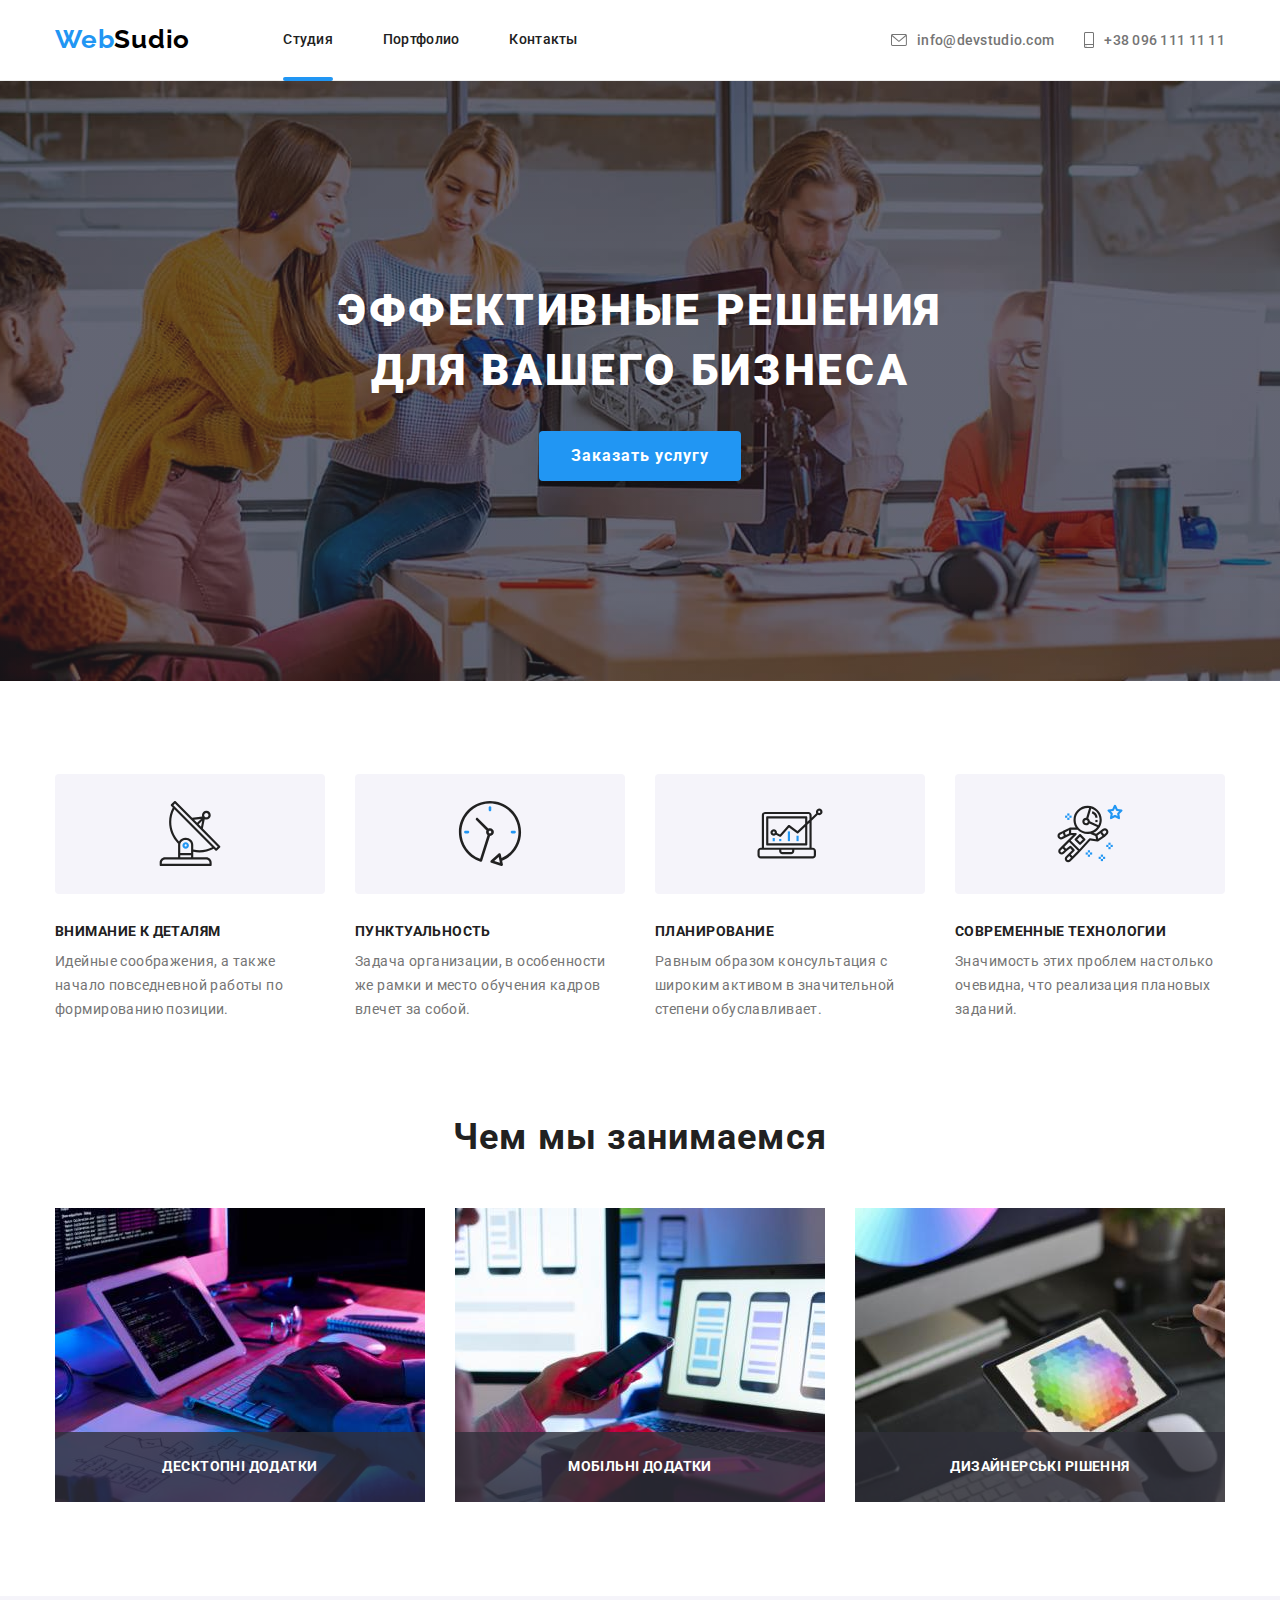
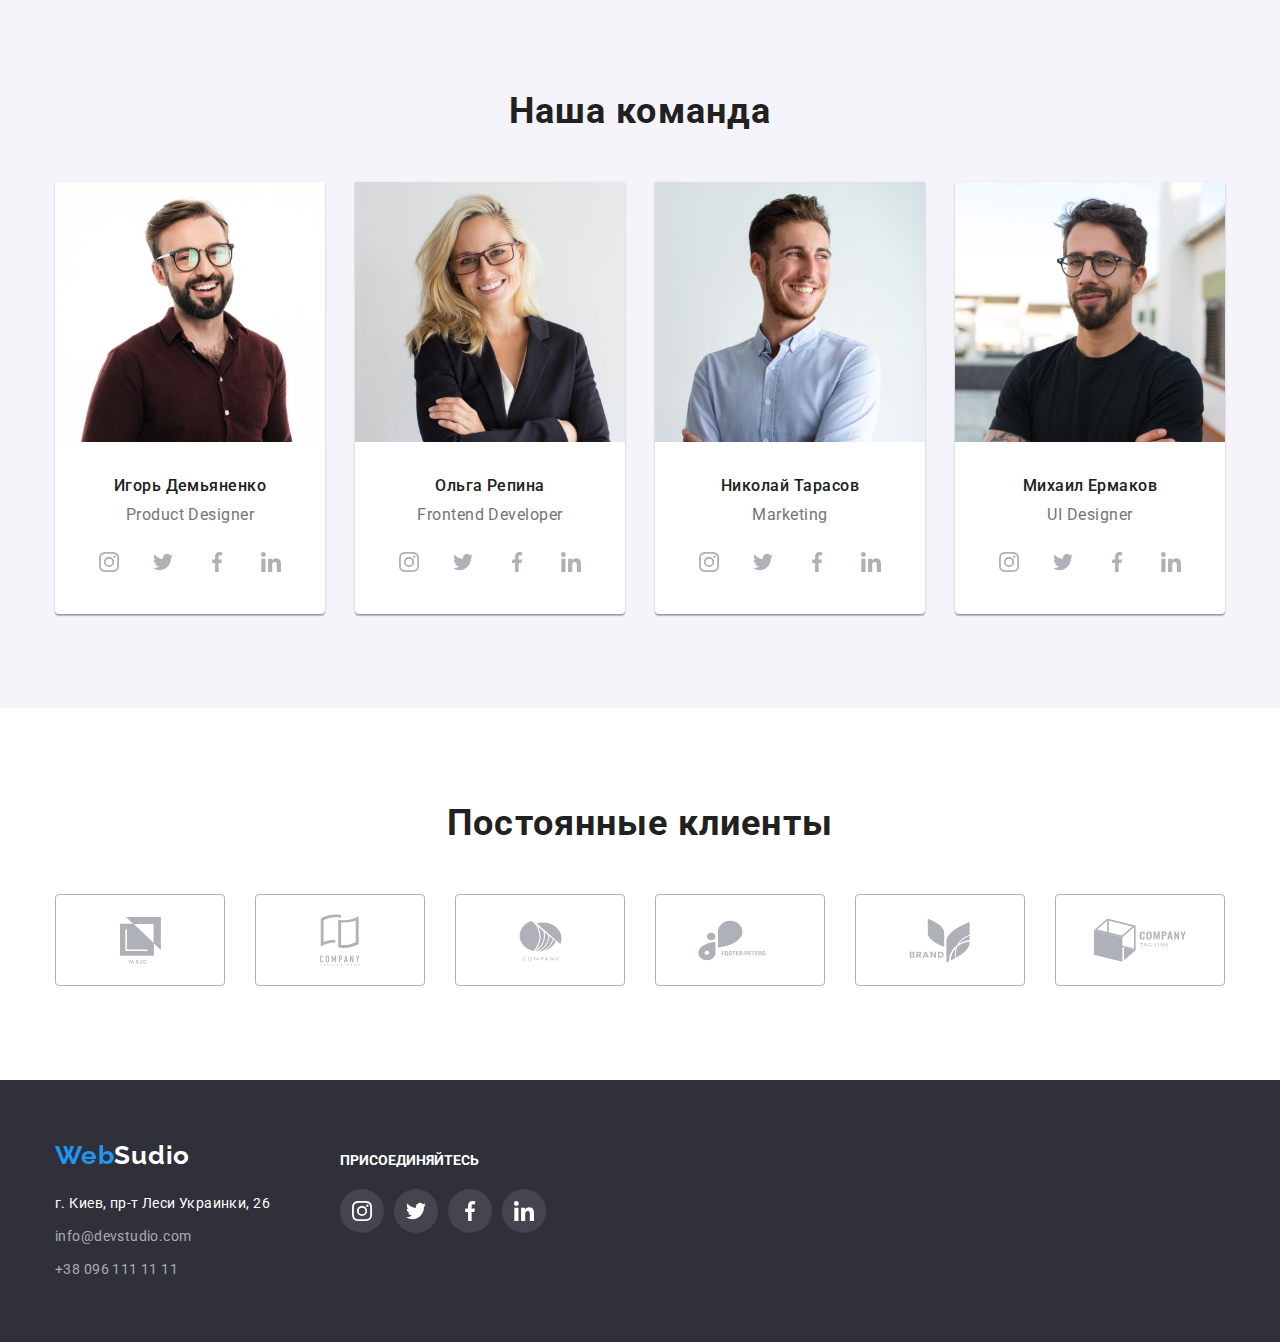
<file: index.html>
<!DOCTYPE html>
<html lang="ru">

<head>
    <meta charset="UTF-8">
    <meta http-equiv="X-UA-Compatible" content="IE=edge">
    <meta name="viewport" content="width=device-width, initial-scale=1.0">
    <title>WebSudio</title>
    <link rel="preconnect" href="https://fonts.googleapis.com">
    <link rel="preconnect" href="https://fonts.gstatic.com" crossorigin>
    <link
        href="https://fonts.googleapis.com/css2?family=Raleway:wght@700&family=Roboto:wght@400;500;700;900&display=swap"
        rel="stylesheet">
    <link rel="stylesheet"
        href="https://cdnjs.cloudflare.com/ajax/libs/modern-normalize/1.0.0/modern-normalize.min.css" />
    <link rel="stylesheet" href="./css/styles.css">
</head>

<body>
    <div class="backdrope is-hidden" data-modal>
        <div  class="backdrope-form">
          <button type="button" class="backdrope-close-button" data-modal-close>
          </button>
        </div>
    </div>
    <header class="pagehader">
        <div class="hader-nav container">
            <nav class="menu">
                <!--logo-->
                <a href="./index.html" class="nav-logo"><span>Web</span>Sudio</a>
                <!--nav-->
                <ul class="nav-main listnone">
                    <li class="nav-item active-page "><a href="" class="link">Студия</a></li>
                    <li class="nav-item"><a href="./portfolio.html" class="link">Портфолио</a></li>
                    <li class="nav-item"><a href="" class="link">Контакты</a></li>
                </ul>
            </nav>
            <!--adress-->
            <ul class="nav-adres listnone">
                <li class="nav-item"><a href="mailto:info@devstudio.com" class="link">
                    <svg class="email" width = "16px" height = "12px">
                        <use href="./images/icons.svg#icon-envelope"></use>
                    </svg>info@devstudio.com</a>
                </li>
                <li class="nav-item"><a href="tel:+380961111111" class="link">
                    <svg class="phone" width = "10px" height = "16px">
                        <use href="./images/icons.svg#icon-smartphone"></use>
                    </svg>+38 096 111 11 11</a>
                </li>
            </ul>
        </div>
    </header>

    <main>
        <!--hero-->
        <section class="hero">
            <h1 class="hero-title">Эффективные решения для вашего бизнеса</h1>
            <button type="button" class="hero-button" data-modal-open>Заказать услугу</button>
        </section>

        <!--principles-->
        <section class="principles section">
            <div class="container">
                <h2>Наши принципы</h2>
                <ul class="listnone rinciples-list">
                    <li class="list-item">
                        <div class="thumb">
                        <svg height="65px" width="70px" class="list-icon">
                            <use href="./images/icons.svg#icon-antenna"></use>
                        </svg>
                        </div>
                        <h3 class="principles-head">Внимание к деталям</h3>
                        <p class="principles-deskrp">Идейные соображения, а также начало повседневной работы по
                            формированию
                            позиции.</p>
                    </li>
                    <li class="list-item">
                        <div class="thumb">
                            <svg height="65px" width="70px" class="list-icon">
                                <use href="./images/icons.svg#icon-clock"></use>
                            </svg>
                        </div>
                        <h3 class="principles-head">Пунктуальность</h3>
                        <p class="principles-deskrp">Задача организации, в особенности же рамки и место обучения кадров
                            влечет за собой.</p>
                    </li>
                    <li class="list-item">
                        <div class="thumb">
                            <svg height="65px" width="70px" class="list-icon">
                                <use href="./images/icons.svg#icon-diagram"></use>
                            </svg>
                        </div>
                        <h3 class="principles-head">Планирование</h3>
                        <p class="principles-deskrp">Равным образом консультация с широким активом в значительной
                            степени
                            обуславливает.</p>
                    </li>
                    <li class="list-item">
                        <div class="thumb">
                            <svg height="65px" width="70px" class="list-icon">
                                <use href="./images/icons.svg#icon-astronaut"></use>
                            </svg>
                        </div>
                        <h3 class="principles-head">Современные технологии</h3>
                        <p class="principles-deskrp">Значимость этих проблем настолько очевидна, что реализация плановых
                            заданий.</p>
                    </li>
                </ul>
            </div>
        </section>
        <!--specialization-->
        <section class="specialization section">
            <div class="container">
                <h2 class="section-h">Чем мы занимаемся</h2>
                <ul class="specialization-list listnone">
                    <li class="specialization-item">
                        <a href="" class="specialization-link">
                        <div class="specialization-thumb"><img src="images/img_portfolio1_f.jpg"
                                alt="Программирование" width="370" height="294" 
                                class="specialization-img">
                                <div class="specialization-thumb-overlay">Десктопні додатки</div>
                        </div>
                        </a>
                    </li>
                    <li class="specialization-item">
                        <a href="" class="specialization-link">
                        <div class="specialization-thumb"><img src="images/img_portfolio2_f.jpg"
                                alt="Разработка мобильных приложений" width="370" height="294"
                                class="specialization-img">
                                <div class="specialization-thumb-overlay">Мобільні додатки</div>
                        </div>
                        </a>
                    </li>
                    <li class="specialization-item">
                        <a href="" class="specialization-link">
                        <div class="specialization-thumb"><img src="images/img_portfolio3_f.jpg" alt="Дизайн" width="370" height="294"
                                class="specialization-img">
                                <div class="specialization-thumb-overlay">Дизайнерські рішення</div>
                        </div>
                        </a>
                    </li>
                </ul>
            </div>
        </section>
        <!--team-->
        <section class="team section">
            <div class="container">
                <h2 class="section-h">Наша команда</h2>
                <ul class="team-list listnone">
                    <li class="team-card">
                        <img src="images/img_team_igor_f.jpg" alt="Игорь Демьяненко" width="270" height="260"
                            class="team-pfoto">
                        <h3 class="team-name">Игорь Демьяненко</h3>
                        <p class="team-deskrp">Product Designer</p>
                        <ul class="sociallinks  listnone">
                            <li class="sociallinks-item">
                                <a href="" class="social-link"><svg class="social-icon">
                                    <use href="./images/icons.svg#icon-instagram"></use>
                                </svg></a>
                            </li>
                            <li class="sociallinks-item">
                                <a href="" class="social-link"><svg class="social-icon">
                                    <use href="./images/icons.svg#icon-twitter"></use>
                                </svg></a>
                            </li>
                            <li class="sociallinks-item">
                                <a href="" class="social-link"><svg class="social-icon">
                                    <use href="./images/icons.svg#icon-facebook"></use>
                                </svg></a>
                            </li>
                            <li class="sociallinks-item">
                                <a href="" class="social-link"><svg class="social-icon">
                                    <use href="./images/icons.svg#icon-linkedin"></use>
                                </svg></a>
                            </li>
                        </ul>
                    </li>
                    <li class="team-card">

                        <img src="images/img_team_olga_f.jpg" alt="Ольга Репина" width="270" height="260"
                            class="team-pfoto">
                        <h3 class="team-name">Ольга Репина</h3>
                        <p class="team-deskrp">Frontend Developer</p>
                        <ul class="sociallinks  listnone">
                            <li class="sociallinks-item">
                                <a href="" class="social-link"><svg class="social-icon">
                                    <use href="./images/icons.svg#icon-instagram"></use>
                                </svg></a>
                            </li>
                            <li class="sociallinks-item">
                                <a href="" class="social-link"><svg class="social-icon">
                                    <use href="./images/icons.svg#icon-twitter"></use>
                                </svg></a>
                            </li>
                            <li class="sociallinks-item">
                                <a href="" class="social-link"><svg class="social-icon">
                                    <use href="./images/icons.svg#icon-facebook"></use>
                                </svg></a>
                            </li>
                            <li class="sociallinks-item">
                                <a href="" class="social-link"><svg class="social-icon">
                                    <use href="./images/icons.svg#icon-linkedin"></use>
                                </svg></a>
                            </li>
                        </ul>
                    </li>
                    <li class="team-card">
                        <img src="images/img_team_nikolai_f.jpg" alt="Николай Тарасов" width="270" height="260"
                            class="team-pfoto">
                        <h3 class="team-name">Николай Тарасов</h3>
                        <p class="team-deskrp">Marketing</p>
                        <ul class="sociallinks  listnone">
                            <li class="sociallinks-item">
                                <a href="" class="social-link"><svg class="social-icon">
                                    <use href="./images/icons.svg#icon-instagram"></use>
                                </svg></a>
                            </li>
                            <li class="sociallinks-item">
                                <a href="" class="social-link"><svg class="social-icon">
                                    <use href="./images/icons.svg#icon-twitter"></use>
                                </svg></a>
                            </li>
                            <li class="sociallinks-item">
                                <a href="" class="social-link"><svg class="social-icon">
                                    <use href="./images/icons.svg#icon-facebook"></use>
                                </svg></a>
                            </li>
                            <li class="sociallinks-item">
                                <a href="" class="social-link"><svg class="social-icon">
                                    <use href="./images/icons.svg#icon-linkedin"></use>
                                </svg></a>
                            </li>
                        </ul>
                    </li>
                    <li class="team-card">
                        <img src="images/img_team_michail_f.jpg" alt="Михаил Ермаков" width="270" height="260"
                            class="team-pfoto">
                        <h3 class="team-name">Михаил Ермаков</h3>
                        <p class="team-deskrp">UI Designer</p>
                        <ul class="sociallinks  listnone">
                            <li class="sociallinks-item">
                                <a href="" class="social-link"><svg class="social-icon">
                                    <use href="./images/icons.svg#icon-instagram"></use>
                                </svg></a>
                            </li>
                            <li class="sociallinks-item">
                                <a href="" class="social-link"><svg class="social-icon">
                                    <use href="./images/icons.svg#icon-twitter"></use>
                                </svg></a>
                            </li>
                            <li class="sociallinks-item">
                                <a href="" class="social-link"><svg class="social-icon">
                                    <use href="./images/icons.svg#icon-facebook"></use>
                                </svg></a>
                            </li>
                            <li class="sociallinks-item">
                                <a href="" class="social-link"><svg class="social-icon">
                                    <use href="./images/icons.svg#icon-linkedin"></use>
                                </svg></a>
                            </li>
                        </ul>
                    </li>
                </ul>
            </div>
        </section>
        <section class="clients section">
            <div class="container">
                <h2 class="section-h">Постоянные клиенты</h2>
                <ul class="clients-list listnone">
                    <li class="client-card">
                        <a href="" class="client-nav">
                        <svg width="41" height="47" class="client-icon">
                            <use href="./images/icons.svg#icon-klient-first"></use>
                        </svg>
                        </a>
                    </li>
                    <li class="client-card">
                        <a href="" class="client-nav">
                            <svg width="40" height="52" class="client-icon">
                                <use href="./images/icons.svg#icon-klient-second"></use>
                            </svg>
                            </a>
                    </li>
                    <li class="client-card">
                        <a href="" class="client-nav">
                            <svg width="43" height="41" class="client-icon">
                                <use href="./images/icons.svg#icon-klient-third"></use>
                            </svg>
                            </a>
                    </li>
                    <li class="client-card">
                        <a href="" class="client-nav">
                            <svg width="84" height="41" class="client-icon">
                                <use href="./images/icons.svg#icon-klient-fourth"></use>
                            </svg>
                            </a>
                    </li>
                    <li class="client-card">
                        <a href="" class="client-nav">
                            <svg width="62" height="45" class="client-icon">
                                <use href="./images/icons.svg#icon-klient-fifth"></use>
                            </svg>
                            </a>
                    </li>
                    <li class="client-card">
                        <a href="" class="client-nav">
                            <svg width="94" height="44" class="client-icon">
                                <use href="./images/icons.svg#icon-klient-sixth"></use>
                            </svg>
                            </a>
                    </li>
                </ul>
            </div>
        </section>
    </main>
    <footer class="sitefooter">
        <div class="futer-columns container">
            <div class="foter-first-column">
            <a href="./index.html" class="sitefooter-logo"><span>Web</span>Sudio</a>
            <address>
                <ul class="footerlist listnone">
                    <li class="foter-item"><a href="https://www.google.com.ua/maps/place/%D0%B1%D1%83%D0%BB.+%D0%9B%D0%B5%D1%81%D0%B8+%D0%A3%D0%BA%D1%80%D0%B0%D0%B8%D0%BD%D0%BA%D0%B8,+26,+%D0%9A%D0%B8%D0%B5%D0%B2,+02000/@50.4265841,30.5361971,17z/data=!3m1!4b1!4m5!3m4!1s0x40d4cf0e033ecbe9:0x57a4dffefec77da0!8m2!3d50.4265807!4d30.5383858?hl=ru"
                            class="footer-adr" target="_blank" rel="noreferrer noopener">г.
                            Киев, пр-т Леси Украинки, 26</a></li>
                    <li class="foter-item"><a href="mailto:info@devstudio.com" class="footer-link">info@devstudio.com</a></li>
                    <li class="foter-item"><a href="tel:+380961111111" class="footer-link">+38 096 111 11 11</a></li>
                </ul>
            </address>
            </div>
            <div class="footer-socil-links">
            <h3 class="footer-social-h">присоединяйтесь</h3>
              <ul class="sociallinks  listnone">
                <li class="sociallinks-item">
                    <a href="" class="social-link foter-socil-link">
                        <svg class="social-icon">
                        <use href="./images/icons.svg#icon-instagram"></use>
                    </svg></a>
                </li>
                <li class="sociallinks-item">
                    <a href="" class="social-link foter-socil-link">
                        <svg class="social-icon">
                        <use href="./images/icons.svg#icon-twitter"></use>
                    </svg></a>
                </li>
                <li class="sociallinks-item">
                    <a href="" class="social-link foter-socil-link">
                        <svg class="social-icon">
                        <use href="./images/icons.svg#icon-facebook"></use>
                    </svg></a>
                </li>
                <li class="sociallinks-item">
                    <a href="" class="social-link foter-socil-link">
                        <svg class="social-icon">
                        <use href="./images/icons.svg#icon-linkedin"></use>
                    </svg></a>
                </li>
            </ul>
            </div>
        </div>
    </footer>
    <script src="./js/modal.js"></script>
</body>

</html>
</file>
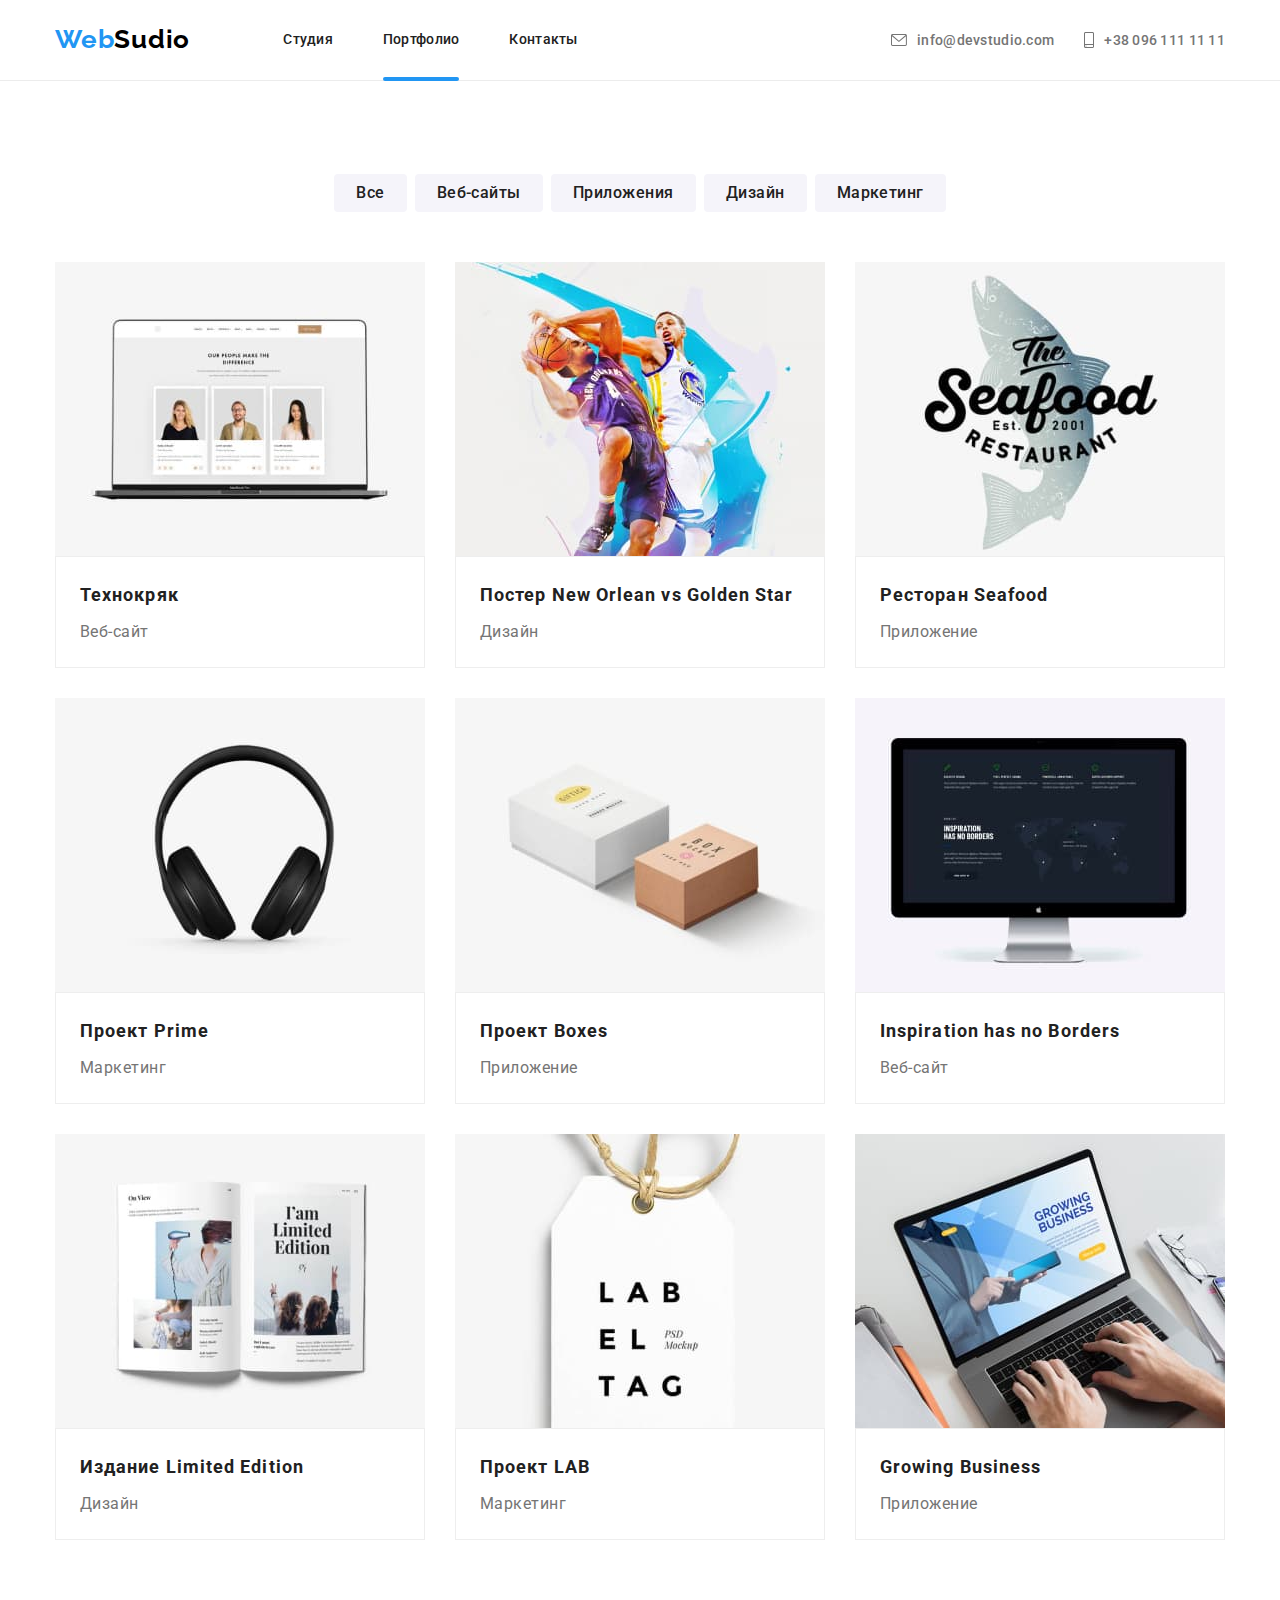
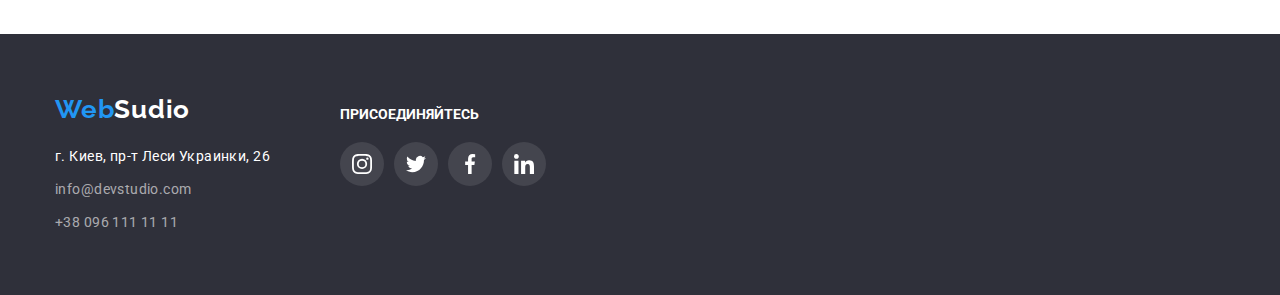
<file: portfolio.html>
<!DOCTYPE html>
<html lang="ru">

<head>
    <meta charset="UTF-8">
    <meta http-equiv="X-UA-Compatible" content="IE=edge">
    <meta name="viewport" content="width=device-width, initial-scale=1.0">
    <title>WebSudio.Портфолио</title>
    <link rel="preconnect" href="https://fonts.googleapis.com">
    <link rel="preconnect" href="https://fonts.gstatic.com" crossorigin>
    <link
        href="https://fonts.googleapis.com/css2?family=Raleway:wght@700&family=Roboto:wght@400;500;700;900&display=swap"
        rel="stylesheet">
    <link rel="stylesheet"
        href="https://cdnjs.cloudflare.com/ajax/libs/modern-normalize/1.0.0/modern-normalize.min.css" />
    <link rel="stylesheet" href="./css/styles.css">
</head>

<body>
    <header class="pagehader">
        <div class="hader-nav container">
            <nav class="menu">
                <!--logo-->
                <a href="./index.html" class="nav-logo"><span>Web</span>Sudio</a>
                <!--nav-->
                <ul class="nav-main listnone">
                    <li class="nav-item"><a href="./index.html" class="link">Студия</a></li>
                    <li class="nav-item active-page"><a href="./portfolio.html" class="link">Портфолио</a></li>
                    <li class="nav-item"><a href="" class="link">Контакты</a></li>
                </ul>
            </nav>
            <!--adress-->
            <ul class="nav-adres listnone">
                <li class="nav-item"><a href="mailto:info@devstudio.com" class="link">
                    <svg class="email" width = "16px" height = "12px">
                        <use href="./images/icons.svg#icon-envelope"></use>
                    </svg>info@devstudio.com</a>
                </li>
                <li class="nav-item"><a href="tel:+380961111111" class="link">
                    <svg class="phone" width = "10px" height = "16px">
                        <use href="./images/icons.svg#icon-smartphone"></use>
                    </svg>+38 096 111 11 11</a>
                </li>
            </ul>
        </div>
    </header>
    <main>
        <section class="portfolio section">
            <div class="container">
            <h1 class="portfolio-title">Портфолио</h1>
            <ul class="portfolio-filtr listnone">
                <Li class="filter-item"><button type="button" class="portfolio-button">Все</button></Li>
                <Li class="filter-item"><button type="button" class="portfolio-button">Веб-сайты</button></Li>
                <Li class="filter-item"><button type="button" class="portfolio-button">Приложения</button></Li>
                <Li class="filter-item"><button type="button" class="portfolio-button">Дизайн</button></Li>
                <li class="filter-item"><button type="button" class="portfolio-button">Маркетинг</button></li>
            </ul>
            <ul class="portfolio-cards listnone">
                <li class="portfolio-items">
                  <div class="portfolio-thumb">
                    <img src="./images/img-portfolio/img1.jpg" alt="Технокряк" width="370" height="294" class="cards-img">
                    <p class="thumb-text">Ресурс предлагает комплексные предложения с разным уровнем функционала и сервисов. Все это позволит посетителю получить исчерпывающие сведения о компании или частном лице</p>
                  </div>
                    <div class="card-border">
                    <H2 class="card-h">Технокряк</H2>
                    <p class="card-desk">Веб-сайт</p>
                    </div>
                </li>
                <li class="portfolio-items">
                    <div class="portfolio-thumb">
                    <img src="./images/img-portfolio/img2.jpg" alt="Постер New Orlean vs Golden Star" width="370"
                        height="294" class="cards-img">
                    <p class="thumb-text">Ресурс предлагает комплексные предложения с разным уровнем функционала и сервисов. Все это позволит посетителю получить исчерпывающие сведения о компании или частном лице</p>
                    </div>    
                    <div class="card-border">  
                    <H2 class="card-h">Постер New Orlean vs Golden Star</H2>
                    <p class="card-desk">Дизайн</p>
                    </div>
                </li>
                <li class="portfolio-items">
                    <div class="portfolio-thumb">
                    <img src="./images/img-portfolio/img3.jpg" alt="Ресторан Seafood" width="370" height="294" class="cards-img">
                    <p class="thumb-text">Ресурс предлагает комплексные предложения с разным уровнем функционала и сервисов. Все это позволит посетителю получить исчерпывающие сведения о компании или частном лице</p>
                    </div>
                    <div class="card-border">
                    <H2 class="card-h">Ресторан Seafood</H2>
                    <p class="card-desk">Приложение</p>
                    </div>
                </li>
                <li class="portfolio-items">
                    <div class="portfolio-thumb">
                    <img src="./images/img-portfolio/img4.jpg" alt="Проект Prime" width="370" height="294" class="cards-img">
                    <p class="thumb-text">Ресурс предлагает комплексные предложения с разным уровнем функционала и сервисов. Все это позволит посетителю получить исчерпывающие сведения о компании или частном лице</p> 
                   </div>
                    <div class="card-border">
                    <H2 class="card-h">Проект Prime</H2>
                    <p class="card-desk">Маркетинг</p>
                    </div>
                </li>
                <li class="portfolio-items">
                    <div class="portfolio-thumb">
                    <img src="./images/img-portfolio/img5.jpg" alt="Проект Boxes" width="370" height="294" class="cards-img">
                    <p class="thumb-text">Ресурс предлагает комплексные предложения с разным уровнем функционала и сервисов. Все это позволит посетителю получить исчерпывающие сведения о компании или частном лице</p>
                    </div>
                    <div class="card-border">
                    <H2 class="card-h">Проект Boxes</H2>
                    <p class="card-desk">Приложение</p>
                    </div>
                </li>
                <li class="portfolio-items">
                    <div class="portfolio-thumb">
                    <img src="./images/img-portfolio/img6.jpg" alt="Inspiration has no Borders" width="370"
                        height="294" class="cards-img">
                    <p class="thumb-text">Ресурс предлагает комплексные предложения с разным уровнем функционала и сервисов. Все это позволит посетителю получить исчерпывающие сведения о компании или частном лице</p>
                    </div>
                    <div class="card-border">
                    <H2 class="card-h">Inspiration has no Borders</H2>
                    <p class="card-desk">Веб-сайт</p>
                    </div>
                </li>
                <li class="portfolio-items">
                    <div class="portfolio-thumb">
                    <img src="./images/img-portfolio/img7.jpg" alt="Издание Limited Edition" width="370" height="294" class="cards-img">
                    <p class="thumb-text">Ресурс предлагает комплексные предложения с разным уровнем функционала и сервисов. Все это позволит посетителю получить исчерпывающие сведения о компании или частном лице</p>
                    </div>
                    <div class="card-border">
                    <H2 class="card-h">Издание Limited Edition</H2>
                    <p class="card-desk">Дизайн</p>
                   </div>
                </li>
                <li class="portfolio-items">
                    <div class="portfolio-thumb">
                    <img src="./images/img-portfolio/img8.jpg" alt="Проект LAB" width="370" height="294" class="cards-img">
                    <p class="thumb-text">Ресурс предлагает комплексные предложения с разным уровнем функционала и сервисов. Все это позволит посетителю получить исчерпывающие сведения о компании или частном лице</p>
                    </div>
                    <div class="card-border">
                    <H2 class="card-h">Проект LAB</H2>
                    <p class="card-desk">Маркетинг</p>
                    </div>
                </li>
                <li class="portfolio-items">
                    <div class="portfolio-thumb">
                    <img src="./images/img-portfolio/img9.jpg" alt="Growing Business" width="370" height="294" class="cards-img">
                    <p class="thumb-text">Ресурс предлагает комплексные предложения с разным уровнем функционала и сервисов. Все это позволит посетителю получить исчерпывающие сведения о компании или частном лице</p>
                    </div>
                    <div class="card-border">
                    <H2 class="card-h">Growing Business</H2>
                    <p class="card-desk">Приложение</p>
                    </div>
                </li>
            </ul>
        </div>
        </section>
    </main>
    <footer class="sitefooter">
        <div class="futer-columns container">
            <div class="foter-first-column">
            <a href="./index.html" class="sitefooter-logo"><span>Web</span>Sudio</a>
            <address>
                <ul class="footerlist listnone">
                    <li class="foter-item"><a href="https://www.google.com.ua/maps/place/%D0%B1%D1%83%D0%BB.+%D0%9B%D0%B5%D1%81%D0%B8+%D0%A3%D0%BA%D1%80%D0%B0%D0%B8%D0%BD%D0%BA%D0%B8,+26,+%D0%9A%D0%B8%D0%B5%D0%B2,+02000/@50.4265841,30.5361971,17z/data=!3m1!4b1!4m5!3m4!1s0x40d4cf0e033ecbe9:0x57a4dffefec77da0!8m2!3d50.4265807!4d30.5383858?hl=ru"
                            class="footer-adr" target="_blank" rel="noreferrer noopener">г.
                            Киев, пр-т Леси Украинки, 26</a></li>
                    <li class="foter-item"><a href="mailto:info@devstudio.com" class="footer-link">info@devstudio.com</a></li>
                    <li class="foter-item"><a href="tel:+380961111111" class="footer-link">+38 096 111 11 11</a></li>
                </ul>
            </address>
            </div>
            <div class="footer-socil-links">
            <h3 class="footer-social-h">присоединяйтесь</h3>
              <ul class="sociallinks  listnone">
                <li class="sociallinks-item">
                    <a href="" class="social-link foter-socil-link"><svg class="social-icon">
                        <use href="./images/icons.svg#icon-instagram"></use>
                    </svg></a>
                </li>
                <li class="sociallinks-item">
                    <a href="" class="social-link foter-socil-link"><svg class="social-icon">
                        <use href="./images/icons.svg#icon-twitter"></use>
                    </svg></a>
                </li>
                <li class="sociallinks-item">
                    <a href="" class="social-link foter-socil-link"><svg class="social-icon">
                        <use href="./images/icons.svg#icon-facebook"></use>
                    </svg></a>
                </li>
                <li class="sociallinks-item">
                    <a href="" class="social-link foter-socil-link"><svg class="social-icon">
                        <use href="./images/icons.svg#icon-linkedin"></use>
                    </svg></a>
                </li>
            </ul>
            </div>
        </div>
    </footer>
</body>

</html>
</file>
<file: css/styles.css>
/*---------------------------GLOBAL----------------------*/    
/* Main colors*/
:root{
    --brandblack: #000000;
    --blacknav: #212121;
    --brandblue:#2196F3;
    --brandgray: #757575;
    --brandwhite:#FFFFFF;
    --whiteop:rgba(255, 255, 255, 0.6);
    --dbgcolorblack:#2F303A;
    --dbgcolorgray:#F5F4FA;
    --iconfill: #AFB1B8;

    --portfolio-gap: 30px;
}

/*all visible site section h2 decoration*/
.section-h {
    font-weight: 700;
    font-size: 36px;
    line-height: 1.17;
    text-align: center;
    color: var(--blacknav);
    letter-spacing: 0.03em;
}

/*all list decoration*/
.listnone {
       list-style: none;
       margin-left: 0;
       padding: 0;
}

/*---------------------------CONTAINER----------------------*/
.container {
    display: block;
    width: 1200px;
    margin: 0 auto;
    padding-left: 15px;
    padding-right: 15px;

}

.section{
    display: block;
    padding-top: 94px;
    padding-bottom: 94px;
}

/*---------------------------/GLOBAL----------------------*/

body {
    font-family: Roboto, sans-serif;
    color: var(--brandgray);
    font-weight: 400;
}


/*-----------------------backdrope----------------------*/
.backdrope {
    position: fixed;
    width: 100%;
    height: 100%;
    background-color: rgba(0, 0, 0, 0.2);
    z-index: 98;
   
    display: flex;
    justify-content: center;
    align-items: center;
    opacity: 1;
    
    transition: transform 250ms cubic-bezier(0.4, 0, 0.2, 1),
    opacity 250ms cubic-bezier(0.4, 0, 0.2, 1);
}

.backdrope-form{
    position: absolute;
    width: 528px;
    height: 581px;
    background: #FFFFFF;
    z-index: 99;

    box-shadow: 0px 1px 3px rgba(0, 0, 0, 0.12), 
    0px 1px 1px rgba(0, 0, 0, 0.14), 
    0px 2px 1px rgba(0, 0, 0, 0.2);
    border-radius: 4px;

}

.backdrope-close-button{
    cursor: pointer;
    border: 0px;
    width: 30px;
    height: 30px;
    border-radius: 50%;
    background-image: url(../images/close.svg);
    background-repeat: no-repeat;
    background-size: cover;

    margin-top: 8px;
    margin-left: 490px; 

}

.backdrope.is-hidden {
    pointer-events: none;
    
    opacity: 0;
    transform: scale(1.2);
}

/*----------------------/backdrope----------------------*/

/*---------------------------HEADER----------------------*/

.pagehader{
    
    border-bottom: 1px solid #ECECEC;
    padding-top:24px;
    padding-bottom: 25px;
} 

.hader-nav {
    display: flex;
    align-items: center;
    
}

.menu{
    display: flex;
    align-items: center;
}

/*-----------Logo------------*/

.nav-logo{
    font-family: Raleway, sans-serif;
    font-weight: 700;
    color: var(--brandblack);
    text-decoration: none;
    font-size: 26px;
    line-height: 1.2;
    letter-spacing: 0.03em;
}

.nav-logo span{
    color:var(--brandblue)
}

/*nav*/

.nav-main{
    font-weight: 500;

    display: flex;
    margin: 0px;
    padding: 0px;
    margin-left: 93px;
}

.nav-main > .nav-item:not(:last-child){
    margin-right: 50px;
}

.nav-adres{
    font-weight: 500;

    margin: 0px;
    padding: 0px;
    display: flex;
    margin-left: auto;
}

.nav-adres>.nav-item:not(:last-child) {
    margin-right: 30px;
}


.nav-main .link{
    text-decoration: none;
    color: var(--blacknav);
    font-size: 14px;
    line-height: 1.14;
    letter-spacing: 0.02em;
}

.nav-adres .link{
    text-decoration: none;
    color: var(--brandgray);
    font-size: 14px;
    line-height: 1.15;
    letter-spacing: 0.02em;
}

.email{
    fill: currentColor;
    margin-right: 10px;
}

.phone{
    fill: currentColor;
    margin-right: 10px;
}

.link{
    position: relative;
    display: flex;
    align-items: center;

    transition: color 250ms cubic-bezier(0.4, 0, 0.2, 1);
}

.active-page > .link::after{
    position: absolute;
    content: "";
    display: block;
    width: 100%;
    height: 4px;
    border-radius: 2px;
    background-color: var(--brandblue);
    bottom: -33px;

}


.link:hover, .link:focus{

    color: var(--brandblue);  
}

/*---------------------------/HEADER----------------------*/

/*---------------------------MAIN----------------------*/

/*---------------------------HERO----------------------*/
.hero{    
    background-color: #C4C4C4;
    
    background-image: linear-gradient(rgba(47, 48, 58, 0.4), rgba(47, 48, 58, 0.4)), url(../images/Img.jpg);
    background-repeat: no-repeat, no-repeat;
    background-position: center, center;
    background-size: cover, cover;

    max-width: 1600px;

    display: block;
    padding-top: 200px;
    padding-bottom: 200px;
    margin-left: auto;
    margin-right: auto;
}

.hero-title{
    color: var(--brandwhite);
    font-weight: 900;
    font-size: 44px;
    line-height: 1.36;
    text-align: center;
    text-transform: uppercase;
    letter-spacing: 0.06em;

    margin-top: 0px;
    margin-left: auto;
    margin-right: auto;
    margin-bottom: 30px;

    max-width: 696px;
}

.hero-button{
    cursor: pointer;
    background: var(--brandblue);
    color: var(--brandwhite);
    font-family: Roboto, sans-serif;
    font-weight: 700;
    font-size: 16px;
    line-height: 1.875;
    letter-spacing: 0.06em;

    display: block;
    padding: 10px 32px;
    border: 0px;
    border-radius: 4px;
    margin-left: auto;
    margin-right: auto;
    box-shadow: 0px 4px 4px rgba(0, 0, 0, 0.15);
    
    transition: background-color 250ms cubic-bezier(0.4, 0, 0.2, 1);
}

.hero-button:hover, .hero-button:focus{
    background-color: #188CE8;
}

/*---------------------------/HERO----------------------*/

/*principles*/

.principles {
    padding-bottom: 47px;
}

.principles h2{
    
    width: 1px; 
    height: 1px; 
    margin: -1px; 
    border: 0; 
    padding: 0; 
    white-space: nowrap; 
    clip-path: inset(100%); 
    clip: rect(0 0 0 0); 
    overflow: hidden; 
}


.rinciples-list{
    display: flex;
    margin: 0px;
    padding: 0px;
}

.list-item{
    max-width: 270px;
}

.thumb{
    display: flex;
    width: 270px;
    height: 120px;
    border-radius: 4px;
    margin-bottom: 30px;
    background-color: #F5F4FA;

    justify-content: center;
    align-items: center;
}

.list-icon{
    fill: var(--blacknav);
}

.list-item:not(:last-child) {
    margin-right: 30px;
}


.principles-head{
    color: var(--blacknav);
    font-weight: 700;
    font-size: 14px;
    line-height: 1.14;
    text-transform: uppercase;
    letter-spacing: 0.03em;

    margin: 0px 0px 10px 0px;
    padding: 0px;
}
.principles-deskrp{
    font-size: 14px;

    line-height: 1.714;
    letter-spacing: 0.03em;

    margin: 0px;
    padding: 0px;
}
/*-------------------------specialization------------------------*/

.specialization{
    padding-top: 47px;
}

.section-h{
    margin: 0px 0px 50px 0px;
}

.specialization-img{
    display: block;
}

.specialization-thumb{
    position: relative;
}

.specialization-thumb-overlay{
    position: absolute;
    
    display: flex;
    justify-content: center;
    align-items: center;
    margin: 0;
    padding: 0;

    font-weight: 700;
    color: var(--brandwhite);
    font-size: 14px;
    line-height: 1.14;
    letter-spacing: 0.03em;
    text-transform: uppercase;

    background-color: rgba(47, 48, 58, 0.8);
    width: 100%;
    height: 70px;

    bottom: 0; 
}

.specialization-list{
    display: flex;
    margin: 0px;
    padding: 0px;
}

.specialization-item:not(:last-child) {
  margin-right: 30px;
}

/*------------------------/specialization------------------------*/


/*------------------------team------------------------------------*/
.team{
   background-color: var(--dbgcolorgray);
}

.team-list{
    margin: 0;
    padding: 0;

    display: flex;
    
}

.team-card{
  background-color: var(--brandwhite);

  display: block;
  max-width: 270px;
  border-radius: 0px 0px 4px 4px;

  padding-bottom: 30px;

  box-shadow: 0px 1px 3px rgba(0, 0, 0, 0.12), 
  0px 1px 1px rgba(0, 0, 0, 0.14), 
  0px 2px 1px rgba(0, 0, 0, 0.2);
}

.team-card:not(:last-child){
    margin-right: 30px;
}


.team-name{
    font-weight: 500;
    font-size: 16px;
    line-height: 1.188;
    text-align: center;
    color: var(--blacknav);
    letter-spacing: 0.03em;
    
    margin: 0px;
    padding: 0px;
    
    margin-top: 30px;
    margin-bottom: 10px;
}

.team-deskrp{
    font-weight: 400;
    font-size: 16px;
    line-height: 1.188;
    text-align: center;
    letter-spacing: 0.03em;

    display: block;
    margin: 0px;
    padding: 0px;

    margin-bottom: 16px;
    
}

.sociallinks{
    display: flex;
    justify-content: center;
    align-items: center;

    margin: 0px;
    padding: 0px;
}

.social-link{
    display: flex;
    width: 44px;
    height: 44px;
    border-radius: 50%;
    background-color: inherit;
       
    color: var(--iconfill);
    
    justify-content: center;
    align-items: center;

    transition: color 250ms cubic-bezier(0.4, 0, 0.2, 1),
    background-color 250ms cubic-bezier(0.4, 0, 0.2, 1);
}

.social-icon{
    width: 20px;
    height: 20px;
    fill: currentColor;
}

.social-link:hover, .social-link:focus{
    background-color: var(--brandblue);
    color: var(--brandwhite);
}

.sociallinks-item:not(:last-child){
    margin-right: 10px;
}

/*------------------------/team------------------------------------*/
/*------------------------clients------------------------------------*/
.clients-list{
    display: flex;
    justify-content: center;
    align-items: center;

    margin: 0px;
    padding: 0px;
}

.client-card:not(:last-child){
    margin-right: 30px;
}

.client-nav{
    display: flex;
    width: 170px;
    height: 92px;
    border-radius: 4px;
    
    color: var(--iconfill);
    border: 1px solid var(--iconfill);

    justify-content: center;
    align-items: center;

    transition: color 250ms cubic-bezier(0.4, 0, 0.2, 1),
    border-color 250ms cubic-bezier(0.4, 0, 0.2, 1);
}

.client-icon{
    fill: currentColor; 
}

.client-nav:hover, .client-nav:focus{
    color: var(--brandblue);
    border-color: var(--brandblue);
}

/*------------------------/clients------------------------------------*/

/*-------------------------PORTFOLIO.HTML------------------------*/

/*-------------------------portfolio-filter----------------------*/
.portfolio-title{
   
    width: 1px; 
    height: 1px; 
    margin: -1px; 
    border: 0; 
    padding: 0; 
    white-space: nowrap; 
    clip-path: inset(100%); 
    clip: rect(0 0 0 0); 
    overflow: hidden; 
    
} 

.portfolio-filtr {
    display: flex;

    margin: 0px;
    padding: 0px;

    margin-bottom: 50px;
    justify-content: center;
}

.portfolio-button {
    cursor: pointer;
    font-family: Roboto, sans-serif;
    font-weight: 500;
    font-size: 16px;
    line-height: 1.625;
    text-align: center;
    color: var(--blacknav);
    background: var(--dbgcolorgray);
    letter-spacing: 0.03em;

    display: block;
    border-radius: 4px;
    padding: 6px 22px 6px 22px;
    border: none;

    transition: color 250ms cubic-bezier(0.4, 0, 0.2, 1),
    background 250ms cubic-bezier(0.4, 0, 0.2, 1);
}

.filter-item:not(:last-child){
    
    margin-right: 8px;
}

.portfolio-button:hover,
.portfolio-button:focus {
    color: var(--brandwhite);
    background: var(--brandblue);
}
/*-------------------------/portfolio-filter----------------------*/
/*-------------------------portfolio-cards------------------------*/

.portfolio-cards{
    margin: 0px;
    padding: 0px;

    display: flex;
    flex-wrap: wrap;
   
    margin-left: calc(-1 * var(--portfolio-gap));
    margin-top: calc(-1 * var(--portfolio-gap));

    
}

.cards-img{
    display: block;
    
    max-width: 100%;
    height: auto;
    
}

.portfolio-cards > .portfolio-items{
   flex-basis: calc(100% / 3 - var(--portfolio-gap));
   margin-left: var(--portfolio-gap);
   margin-top: var(--portfolio-gap);

   transition: box-shadow 250ms cubic-bezier(0.4, 0, 0.2, 1);
}

.portfolio-items:hover, 
.portfolio-items:focus{
    box-shadow: 0px 1px 1px rgba(0, 0, 0, 0.12),
    0px 4px 4px rgba(0, 0, 0, 0.06), 
    1px 4px 6px rgba(0, 0, 0, 0.16);
}

.card-border{

    border: 1px solid #EEEEEE;
    padding-top: 20px;
    padding-left: 24px;
    padding-right: 24px;
    padding-bottom: 20px;
}

.card-h{
    font-weight: 700;
    font-size: 18px;
    line-height: 2;
    color: #212121;
    letter-spacing: 0.06em;
    
    padding: 0px;
    margin:0px;
   
    margin-bottom: 4px; 
}


.card-desk{
    font-size: 16px;
    line-height: 1.875;
    letter-spacing: 0.03em;

    padding: 0px;
    margin: 0px;

}

.portfolio-thumb{
    display: block;

    position: relative;
    overflow: hidden;
}

.thumb-text{
   
    display: block;
    position:absolute;

    margin: 0px;
    padding: 0px;

    color: var(--brandwhite);
    font-size: 18px;
    line-height: 1.56;
    padding: 63px 23px;
    
    width: 100%;
    height: 100%;
    background-color: rgba(33, 150, 243, 0.9);

    overflow: auto;
    
    transition: transform 250ms cubic-bezier(0.4, 0, 0.2, 1);

}


.portfolio-thumb:hover .thumb-text{

    transform: translateY(-100%);

}

/*-------------------------PORTFOLIO.HTML------------------------*/

/*---------------------------/MAIN----------------------*/

/*---------------------------FOOTER----------------------*/
/*sitefooter*/
.sitefooter {
    background-color: var(--dbgcolorblack);

    padding-top: 60px;
    padding-bottom: 60px;
}


.futer-columns{
    display: flex;
}


.footer-socil-links{
  margin-top: 12px;
  margin-left: 70px;
}

.footer-social-h{
    margin: 0px;
    padding: 0px;

    text-transform: uppercase;
    font-weight: 700px;
    font-size: 14px;
    color: var(--brandwhite);
    margin-bottom: 20px;
    
}

.foter-socil-link{
    background-color: rgba(255, 255, 255, 0.1);
    color: var(--brandwhite);
}


/*footer logo*/
.sitefooter-logo{
font-family: Raleway, sans-serif;
font-weight: 700;
color: var(--brandwhite);
text-decoration: none;
font-size: 26px;
line-height: 1.2;
letter-spacing: 0.03em;

display: block;
margin-bottom: 20px;
}

.footerlist{
    margin: 0px;
    padding: 0px;
}

.sitefooter-logo span {
    color: var(--brandblue);
}

/*footer adress*/
.footer-adr{
text-decoration: none;
font-style: normal;
font-size: 14px;
line-height: 1.714;
color: var(--brandwhite);
letter-spacing: 0.03em;

transition: color 250ms cubic-bezier(0.4, 0, 0.2, 1);
}

/*footer links*/
.footer-link{
text-decoration: none;
font-style: normal;
font-size: 14px;
line-height: 1.714;
color:var(--whiteop);
letter-spacing: 0.03em;

transition: color 250ms cubic-bezier(0.4, 0, 0.2, 1);
}

.foter-item:not(:last-child){
    display:block;
    margin-bottom: 9px;
}

.footer-adr:hover, .footer-adr:focus,
.footer-link:hover, .footer-link:focus{
    color:var(--brandblue);
}
/*---------------------------/FOOTER----------------------*/
</file>
